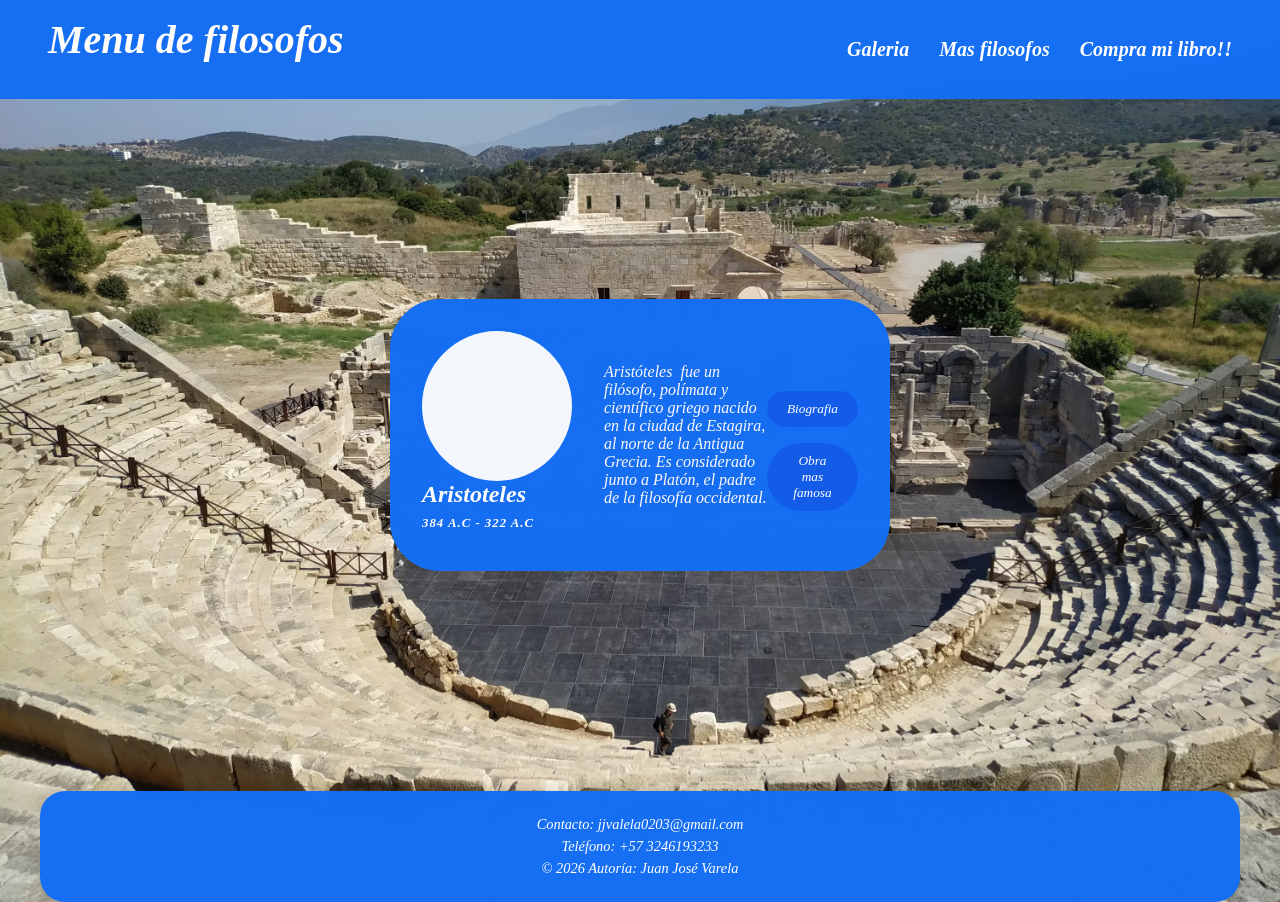
<file: index.html>
<!DOCTYPE html>
<html lang="es">
<head>
    <meta charset="UTF-8">
    <meta name="viewport" content="width=device-width, initial-scale=1.0">
    <title>Menu Filosofos</title>
    <link rel="stylesheet" href="style.css">
</head>
<body class="body-presentacion">
    <header class="page-header">
        <h1 class="titulo"> Menu de filosofos </h1>
        <nav class="menu">
            <ul>
                <li><a href="galeria.html">Galeria</a></li>
                <li><a href="https://www.webdianoia.com/pages/filosofos.htm" target="_blank">Mas filosofos</a></li>
                <li><a href="">Compra mi libro!!</a></li>
            </ul>
        </nav>
    </header>    
    <main class="contenedor-principal">
        <article class="tarjeta" id="atoteles">
            <header class="tarjeta-header">
                <div class="foto-perfil" role="img" aria-label="Foto de Aristoteles" style="background-image: url('https://upload.wikimedia.org/wikipedia/commons/a/ae/Aristotle_Altemps_Inv8575.jpg');"></div>
                <h1>Aristoteles</h1>
                <p class="subtitulo">384 a.c - 322 a.c</p>
            </header>

            <section class="tarjeta-cuerpo">
                <div class="description">
                <p>Aristóteles ​​​​ fue un filósofo, polímata y científico griego nacido en la ciudad de Estagira, al norte de la Antigua Grecia. Es considerado junto a Platón, el padre de la filosofía occidental.</p>
                </div>
            </section>

            <footer class="tarjeta-pie">
                <a href="https://es.wikipedia.org/wiki/Aristóteles"target="_blank"><button class="btn-contacto">Biografia</button> </a>
                <a href="https://apiperiodico.jalisco.gob.mx/api/sites/periodicooficial.jalisco.gob.mx/files/metafisica-aristoteles.pdf" target="_blank"><button class="btn-favpage">Obra mas famosa</button></a>
            </footer>
        </article>

        <article class="tarjeta" id="platonto">
            <header class="tarjeta-header">
                <div class="foto-perfil" role="img" aria-label="Foto de platon" style="background-image: url('https://www.filosofia.org/000/platon01.jpg');"></div>
                <h1>Platon</h1>
                <p class="subtitulo">427 a.c – 347 a.c.</p>
            </header>

            <section class="tarjeta-cuerpo">
                <div class="description">
                <p>Platón fue un filósofo griego, alumno de Sócrates y maestro de Aristóteles, cuya obra sentó las bases de la filosofía occidental. Es recordado principalmente por fundar la Academia de Atenas</p>
                </div>
            </section>

            <footer class="tarjeta-pie">
                <a href="https://es.wikipedia.org/wiki/Platón"target="_blank"><button class="btn-contacto">Biografia</button> </a>
                <a href="https://circulosemiotico.wordpress.com/wp-content/uploads/2019/03/platc3b3n-la-republica.pdf" target="_blank"><button class="btn-favpage">Obra mas famosa</button></a>
            </footer>
        </article>

        <article class="tarjeta" id="socra">
            <header class="tarjeta-header">
                <div class="foto-perfil" role="img" aria-label="Foto de socrates" style="background-image: url('https://eqmentores.com/wp-content/uploads/2021/11/6.-Socrates.png');"></div>
                <h1>Socrates</h1>
                <p class="subtitulo">470 a.c - 399 a.c</p>
            </header>
            <section class="tarjeta-cuerpo">
                <div class="description"><p>Sócrates fue un filósofo griego fundamental para la tradición occidental, pese a que no dejó ninguna obra escrita. Fue maestro de Platon por el cual se conoce su pensamiento.</p></div>
            </section>
            <footer class="tarjeta-pie">
                <a href="https://es.wikipedia.org/wiki/Sócrates"target="_blank"><button class="btn-contacto">Biografia</button> </a>
                <a href="https://www.filosofia.org/cla/pla/img/azf01043.pdf" target="_blank"><button class="btn-favpage">Obra mas famosa</button></a>
            </footer>
        </article>
    </main>

    <footer class="page-footer">
        <p>Contacto: jjvalela0203@gmail.com</p>
        <p>Teléfono: +57 3246193233</p>
        <p>&copy; 2026 Autoría: Juan José Varela</p>
    </footer>
</body>
</html>
</file>
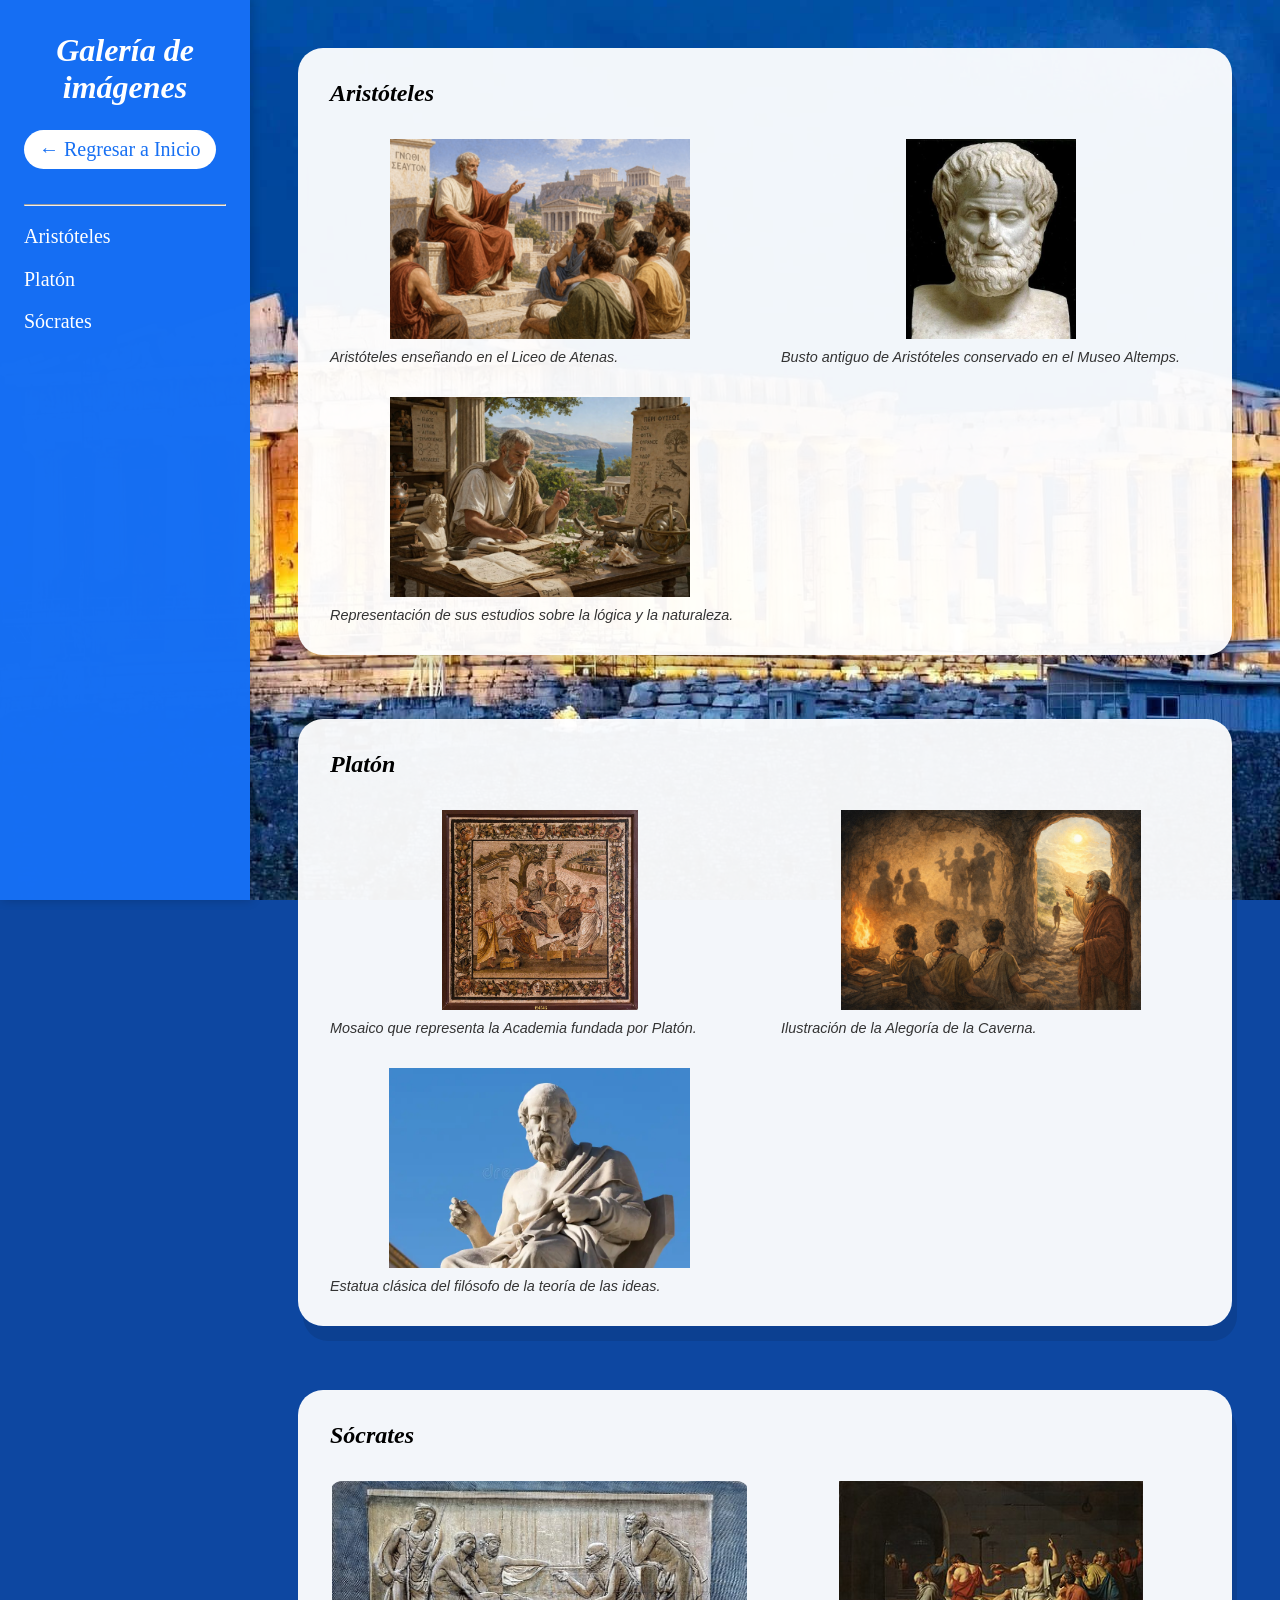
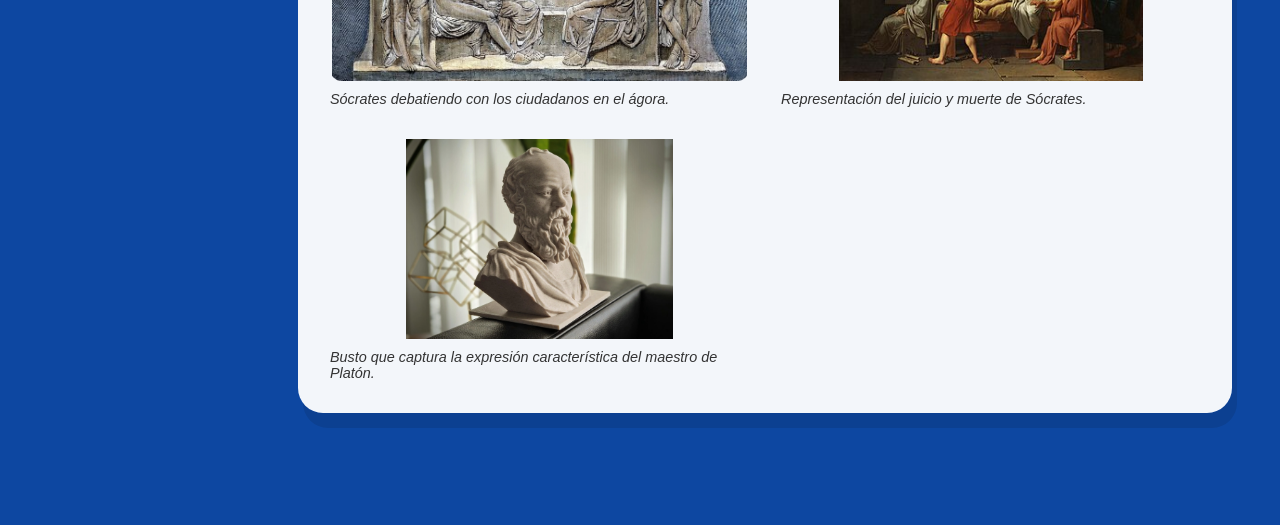
<file: galeria.html>
<!DOCTYPE html>
<html lang="es">
    <head>
        <meta charset="UTF-8">
        <meta name="viewport" content="width=device-width, initial-scale=1.0">
        <title>Galeria de imagenes</title>
        <link rel="stylesheet" href="style.css">
    </head>
<body class="body-galeria">
    <div class="contenedor-galeria-layout">
        <!-- Menú Lateral -->
        <aside class="sidebar">
            <h2 class="titulo-galeria">Galería de imágenes</h2>
            <nav class="menu-galeria">
                <ul>
                    <li><a href="index.html" class="btn-regresar">← Regresar a Inicio</a></li>
                    <hr>
                    <li><a href="#aristoteles">Aristóteles</a></li>
                    <li><a href="#platon">Platón</a></li>
                    <li><a href="#socrates">Sócrates</a></li>
                </ul>
            </nav>
        </aside>

        <!-- Contenido de la Galería -->
        <main class="contenido-galeria">
            <!-- Sección Aristóteles -->
            <section id="aristoteles" class="seccion-filosofo">
                <h2>Aristóteles</h2>
                <div class="grid-fotos">
                    <figure>
                        <div class="foto-item" style="background-image: url('resources/aristoteles-enseñando.png');"></div>
                        <figcaption>Aristóteles enseñando en el Liceo de Atenas.</figcaption>
                    </figure>
                    <figure>
                        <div class="foto-item" style="background-image: url('resources/aristoteles-busto.jpg');"></div>
                        <figcaption>Busto antiguo de Aristóteles conservado en el Museo Altemps.</figcaption>
                    </figure>
                    <figure>
                        <div class="foto-item" style="background-image: url('resources/aristoteles-logica.png');"></div>
                        <figcaption>Representación de sus estudios sobre la lógica y la naturaleza.</figcaption>
                    </figure>
                </div>
            </section>

            <!-- Sección Platón -->
            <section id="platon" class="seccion-filosofo">
                <h2>Platón</h2>
                <div class="grid-fotos">
                    <figure>
                        <div class="foto-item" style="background-image: url('resources/platon-academia.jpg');"></div>
                        <figcaption>Mosaico que representa la Academia fundada por Platón.</figcaption>
                    </figure>
                    <figure>
                        <div class="foto-item" style="background-image: url('resources/platon-caverna.png');"></div>
                        <figcaption>Ilustración de la Alegoría de la Caverna.</figcaption>
                    </figure>
                    <figure>
                        <div class="foto-item" style="background-image: url('resources/platon-estatua.jpg');"></div>
                        <figcaption>Estatua clásica del filósofo de la teoría de las ideas.</figcaption>
                    </figure>
                </div>
            </section>

            <!-- Sección Sócrates -->
            <section id="socrates" class="seccion-filosofo">
                <h2>Sócrates</h2>
                <div class="grid-fotos">
                    <figure>
                        <div class="foto-item" style="background-image: url('resources/socrates-agora.jpg');"></div>
                        <figcaption>Sócrates debatiendo con los ciudadanos en el ágora.</figcaption>
                    </figure>
                    <figure>
                        <div class="foto-item" style="background-image: url('resources/socrates-juicio.jpg');"></div>
                        <figcaption>Representación del juicio y muerte de Sócrates.</figcaption>
                    </figure>
                    <figure>
                        <div class="foto-item" style="background-image: url('resources/socrates-busto.jpg');"></div>
                        <figcaption>Busto que captura la expresión característica del maestro de Platón.</figcaption>
                    </figure>
                </div>
            </section>
        </main>
    </div>
</body>
</html>
</file>
<file: style.css>
* {
    margin: 0;
    padding: 0;
    box-sizing: border-box; 
}


body {
    font-family: 'Segoe UI', Tahoma, Geneva, Verdana, sans-serif;
    background-repeat: no-repeat;
    background-size: cover;
    background-position: center;
    background-attachment: fixed;
    min-height: 100vh;
}

.body-presentacion {
    background-image: url("resources/fondo.jpg");
    background-color: #0ac4f2c4;
    display: flex;
    flex-direction: column;
    justify-content: flex-start;
    align-items: center;
}

.body-galeria {
    background-image: url("resources/fondo-galeria.jpg");
    background-color: #0d47a1;
}

.page-header {
    width: 100%;
    background-color: #166FF3FE;
    color: white;
    padding: 1rem 3rem;
    display: flex;
    justify-content: space-between; 
    align-items: center;
    font-style: italic;
    font-family: 'Times New Roman', Times, serif;

}
.menu ul {
    display: flex; 
    list-style: none; 
    margin: 0;
    padding: 0;
}

.menu li {
    margin-left: 30px; 
    font-size: 20px;
}

.menu a {
    color: rgb(255, 255, 255);
    text-decoration: none; 
    font-weight: bold;
    transition: color 0.5s; 
}


.menu a:hover {
    color: #5b9ff3d7; 
}
.titulo {
    margin-bottom: 20px;
    text-align: center;
    font-size: 40px;
    color: #fffdfd;
    font-style: italic
}

.contenedor-principal {
    display: flex;
    justify-content: flex-start; 
    align-items: center;
    width: 100%;
    max-width: 1100px; 
    padding-right: px;
    overflow-x: auto;
    scroll-snap-type: x mandatory;
    -webkit-overflow-scrolling: touch;
    scrollbar-color: #5b9ff3d7 transparent;
    scrollbar-width: thin;
}

.tarjeta {
    background-color: rgba(22, 111, 243, 0.995);
    flex: 0 0 500px; 
    margin-top: 200px;
    display: flex;
    flex-direction: row;
    align-items: center;
    scroll-snap-align: center;
    padding: 2em;
    border-radius: 50px;
    box-shadow: 10px 25px rgba(0,0,0,0.1);
    text-align: left;
    transition: transform 0.3s ease;
    font-style: italic;
    font-family: 'Times New Roman', Times, serif
}
#atoteles {
    margin-left: 500px;
    margin-right: 250px;
}

#platonto {
    margin-left: 250px;
    margin-right: 250px;
}

#socra {
    margin-left: 250px;
    margin-right: 500px;
}


.tarjeta:hover { transform: translateY(-5px); }

.foto-perfil {
    width: 150px;
    height: 150px;  
    flex-shrink: 0;
    background-color: #fdfdfdf4;
    border-radius: 50%; 
    background-position: center;
    background-size:cover;
    margin: 0 2rem 0 0;
}

h1 {
    color: #fbfbfb;
    font-size: 1.5rem;
    margin-bottom: 0.5rem;
}

.subtitulo {
    color: #ffffff;
    font-weight: bold;
    text-transform: uppercase;
    font-size: 0.8rem;
    margin-bottom: 0.5rem;
    letter-spacing: 1px;
}

.description {
    color: #fdf9f9
}


.btn-contacto {
    margin-top: 2rem;
    background-color: #145ae7d7;
    color: white;
    border: none;
    padding: 10px 20px;
    border-radius: 50px;
    cursor: pointer;
    width: 100%;
    font-style: italic;
    font-family: 'Times New Roman', Times, serif
}
.btn-contacto:active { background-color: #5b9ff3d7; }

.btn-favpage {
    margin-top: 1rem;
    background-color: #145ae7d7;
    color: white;
    border: none;
    padding: 10px 20px;
    border-radius: 50px;
    cursor: pointer;
    width: 100%;
    font-style: italic;
    font-family: 'Times New Roman', Times, serif
}

.btn-favpage:active { background-color: #5b9ff3d7; }


.page-footer {
    width: 100%;
    max-width: 1200px;
    background-color: rgba(22, 111, 243, 0.995);
    color: white;
    padding: 20px;
    margin-top: 220px;
    border-radius: 25px;
    text-align: center;
    box-shadow: 0 -5px 15px rgba(0,0,0,0.1);
}

.page-footer p {
    margin: 5px 0;
    font-size: 0.9rem;
    font-style: italic;
    font-family: 'Times New Roman', Times, serif;

}

.contenedor-galeria-layout {
    display: flex;
    width: 100%;
}

.sidebar {
    width: 250px;
    height: 100vh;
    background-color: #166FF3FE;
    color: white;
    padding: 2rem 1.5rem;
    position: fixed;
    left: 0;
    top: 0;
    box-shadow: 2px 0 10px rgba(0,0,0,0.2);
}

.titulo-galeria {
    font-size: 2rem;
    margin-bottom: 1.5rem;
    text-align: center;
    font-style: italic;
    font-family: 'Times New Roman', Times, serif;
}

.menu-galeria ul {
    list-style: none;
    padding: 0;
    font-family: 'Times New Roman', Times, serif;
    font-size: 20px
}

.menu-galeria li {
    margin: 1.2rem 0;
}

.menu-galeria a { 
    color: white;
    text-decoration: none;
    font-weight: 500;
    transition: 0.3s;
}

.menu-galeria a:hover {
    color: #ffd700;
    padding-left: 5px;
}

.btn-regresar {
    display: inline-block;
    background-color: white;
    color: #166FF3FE !important;
    padding: 8px 15px;
    border-radius: 20px;
    margin-bottom: 1rem;
}

.contenido-galeria {
    margin-left: 250px; 
    padding: 3rem;
    width: 100%;
}

.seccion-filosofo {
    background-color: rgba(255, 255, 255, 0.95);
    padding: 2rem;
    border-radius: 25px;
    margin-bottom: 4rem;
    box-shadow: 5px 15px rgba(0,0,0,0.1);
}
h2 {
    font-style: italic;
    font-family: 'Times New Roman', Times, serif;
}
.grid-fotos {
    display: grid;
    grid-template-columns: repeat(auto-fit, minmax(280px, 1fr));
    gap: 2rem;
    margin-top: 2rem;
}

.foto-item {
    width: 100%;
    height: 200px;
    background-size: contain;
    background-position: center;
    background-repeat: no-repeat;
    border-radius: 12px;
    margin-bottom: 10px;
}

figcaption {
    font-size: 0.9rem;
    color: #333;
    font-style: italic;
}
</file>
